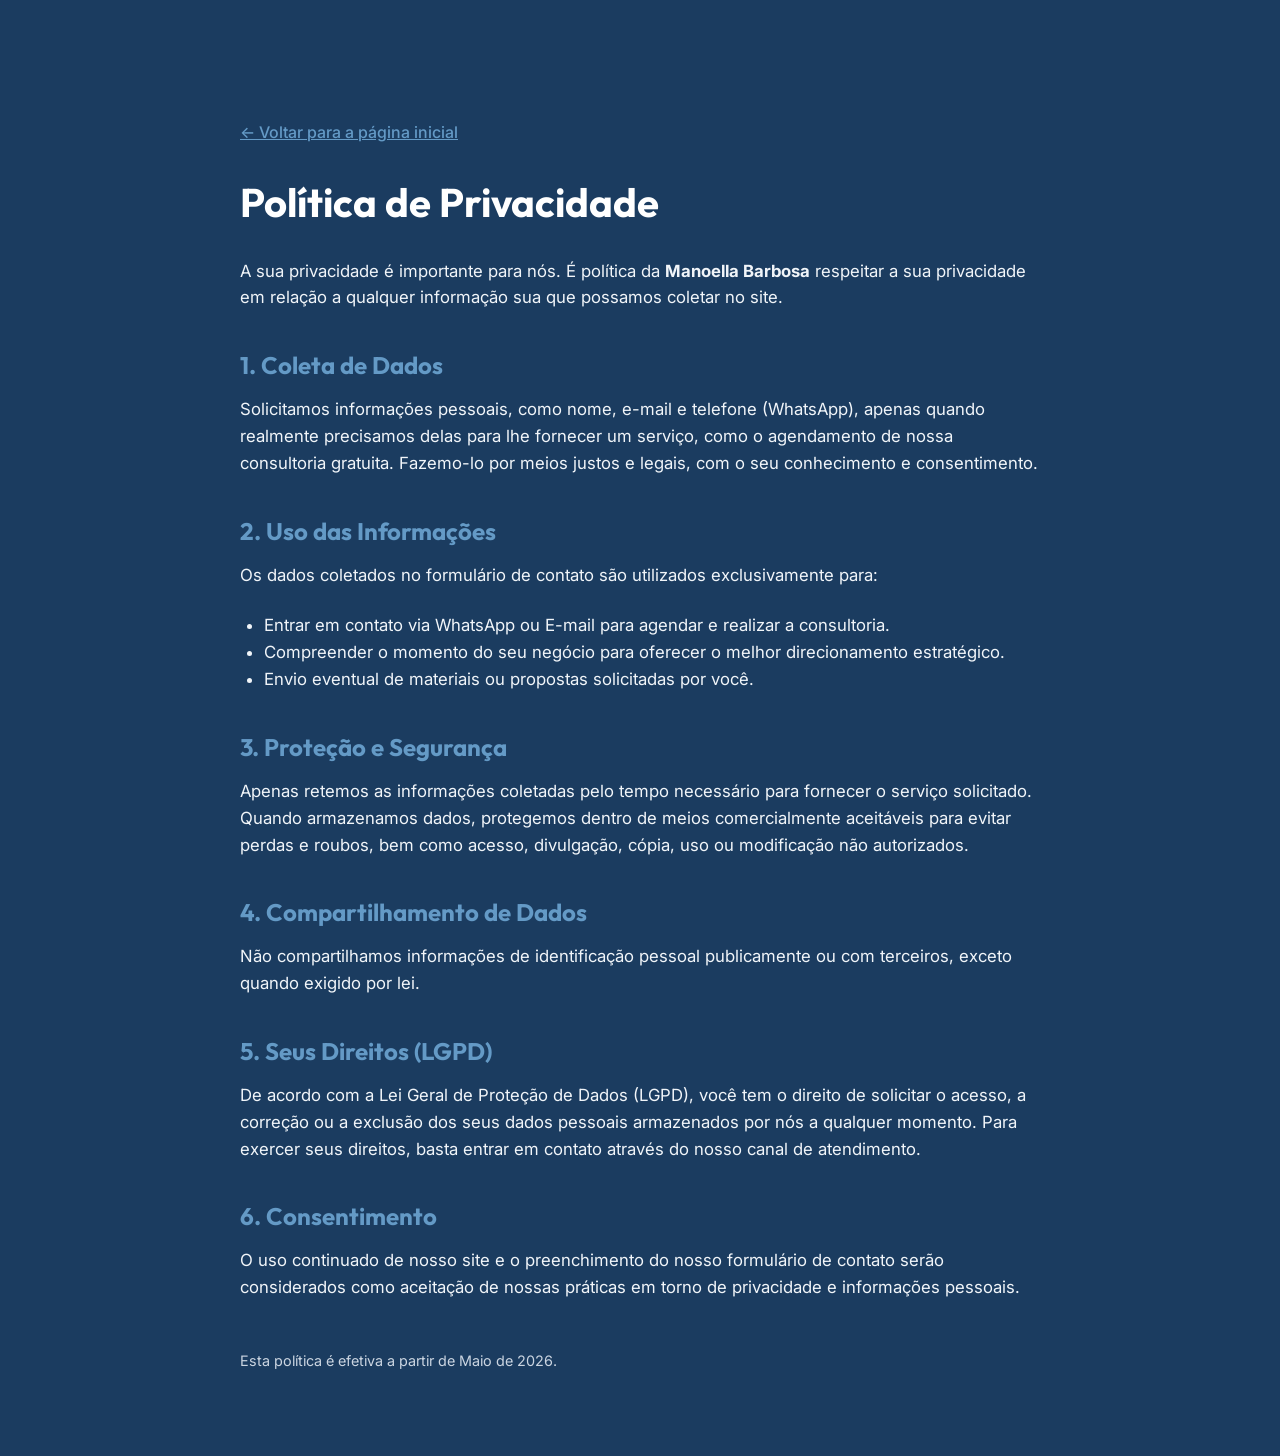
<file: politica-privacidade.html>
<!DOCTYPE html>
<html lang="pt-BR">
<head>
    <meta charset="UTF-8">
    <meta name="viewport" content="width=device-width, initial-scale=1.0">
    <title>Política de Privacidade | Manoella Barbosa</title>
    <meta name="robots" content="noindex, nofollow">
    
    <!-- Google Fonts -->
    <link rel="preconnect" href="https://fonts.googleapis.com">
    <link rel="preconnect" href="https://fonts.gstatic.com" crossorigin>
    <link href="https://fonts.googleapis.com/css2?family=Inter:wght@300;400;500;600&family=Outfit:wght@300;400;500;600;700&display=swap" rel="stylesheet">
    
    <!-- Custom CSS -->
    <link rel="stylesheet" href="css/styles.css">
    
    <style>
        .privacy-content {
            padding: 120px 0 60px;
            max-width: 800px;
            margin: 0 auto;
        }
        .privacy-content h1 {
            font-size: 2.5rem;
            margin-bottom: 2rem;
            color: var(--clr-white);
        }
        .privacy-content h2 {
            font-size: 1.5rem;
            margin-top: 2.5rem;
            margin-bottom: 1rem;
            color: var(--clr-secondary);
        }
        .privacy-content p, .privacy-content ul {
            margin-bottom: 1.5rem;
            color: var(--clr-text);
            font-size: 1.05rem;
        }
        .privacy-content ul {
            padding-left: 1.5rem;
        }
        .privacy-content a {
            color: var(--clr-secondary);
            text-decoration: underline;
        }
        .back-link {
            display: inline-block;
            margin-bottom: 2rem;
            font-weight: 500;
        }
    </style>
</head>
<body>

    <div class="container privacy-content">
        <a href="index.html" class="back-link">&larr; Voltar para a página inicial</a>
        
        <h1>Política de Privacidade</h1>
        
        <p>A sua privacidade é importante para nós. É política da <strong>Manoella Barbosa</strong> respeitar a sua privacidade em relação a qualquer informação sua que possamos coletar no site.</p>
        
        <h2>1. Coleta de Dados</h2>
        <p>Solicitamos informações pessoais, como nome, e-mail e telefone (WhatsApp), apenas quando realmente precisamos delas para lhe fornecer um serviço, como o agendamento de nossa consultoria gratuita. Fazemo-lo por meios justos e legais, com o seu conhecimento e consentimento.</p>
        
        <h2>2. Uso das Informações</h2>
        <p>Os dados coletados no formulário de contato são utilizados exclusivamente para:</p>
        <ul>
            <li>Entrar em contato via WhatsApp ou E-mail para agendar e realizar a consultoria.</li>
            <li>Compreender o momento do seu negócio para oferecer o melhor direcionamento estratégico.</li>
            <li>Envio eventual de materiais ou propostas solicitadas por você.</li>
        </ul>
        
        <h2>3. Proteção e Segurança</h2>
        <p>Apenas retemos as informações coletadas pelo tempo necessário para fornecer o serviço solicitado. Quando armazenamos dados, protegemos dentro de meios comercialmente aceitáveis para evitar perdas e roubos, bem como acesso, divulgação, cópia, uso ou modificação não autorizados.</p>
        
        <h2>4. Compartilhamento de Dados</h2>
        <p>Não compartilhamos informações de identificação pessoal publicamente ou com terceiros, exceto quando exigido por lei.</p>
        
        <h2>5. Seus Direitos (LGPD)</h2>
        <p>De acordo com a Lei Geral de Proteção de Dados (LGPD), você tem o direito de solicitar o acesso, a correção ou a exclusão dos seus dados pessoais armazenados por nós a qualquer momento. Para exercer seus direitos, basta entrar em contato através do nosso canal de atendimento.</p>
        
        <h2>6. Consentimento</h2>
        <p>O uso continuado de nosso site e o preenchimento do nosso formulário de contato serão considerados como aceitação de nossas práticas em torno de privacidade e informações pessoais.</p>
        
        <p style="margin-top: 3rem; font-size: 0.9rem; color: var(--clr-text-light);">Esta política é efetiva a partir de Maio de 2026.</p>
    </div>

</body>
</html>
</file>
<file: css/styles.css>
/* ==========================================================================
   Base & Variables (Dark Theme Premium)
   ========================================================================== */
   :root {
    /* Colors */
    --clr-primary: #ffffff; /* Títulos e elementos em destaque */
    --clr-secondary: #649ac6; /* Azure mais claro para contraste em fundo escuro */
    --clr-bg-main: #1b3c60; /* Fundo principal solicitado (Azure Escuro) */
    --clr-bg-light: #152d47; /* Fundo alternativo ligeiramente mais escuro para contraste */
    --clr-white: #ffffff;
    --clr-text: #f1f5f9; /* Texto claro principal */
    --clr-text-light: #cbd5e1; /* Texto secundário suave */
    
    /* Cards */
    --clr-card-bg: rgba(255, 255, 255, 0.04);
    --clr-card-border: rgba(255, 255, 255, 0.08);
    
    /* Typography */
    --font-heading: 'Outfit', sans-serif;
    --font-body: 'Inter', sans-serif;
    
    /* Layout */
    --max-width: 1200px;
    --spacing-sm: 1rem;
    --spacing-md: 2rem;
    --spacing-lg: 4rem;
    --spacing-xl: 6rem;
    
    /* Effects */
    --shadow-sm: 0 4px 6px -1px rgba(0, 0, 0, 0.2), 0 2px 4px -1px rgba(0, 0, 0, 0.1);
    --shadow-md: 0 10px 15px -3px rgba(0, 0, 0, 0.3), 0 4px 6px -2px rgba(0, 0, 0, 0.2);
    --shadow-lg: 0 20px 25px -5px rgba(0, 0, 0, 0.4), 0 10px 10px -5px rgba(0, 0, 0, 0.2);
    --radius-md: 12px;
    --radius-lg: 24px;
    
    /* Transitions */
    --transition-fast: 0.2s ease;
    --transition-base: 0.3s ease;
}

* {
    margin: 0;
    padding: 0;
    box-sizing: border-box;
}

html {
    scroll-behavior: smooth;
}

body {
    font-family: var(--font-body);
    color: var(--clr-text);
    background-color: var(--clr-bg-main);
    line-height: 1.6;
    overflow-x: hidden;
}

h1, h2, h3, h4, h5, h6 {
    font-family: var(--font-heading);
    color: var(--clr-primary);
    line-height: 1.2;
}

a {
    text-decoration: none;
    color: inherit;
    transition: var(--transition-fast);
}

img {
    max-width: 100%;
    height: auto;
    display: block;
}

.container {
    width: 100%;
    max-width: var(--max-width);
    margin: 0 auto;
    padding: 0 1.5rem;
}

.text-center {
    text-align: center;
}

.bg-light {
    background-color: var(--clr-bg-light);
}

/* ==========================================================================
   Buttons
   ========================================================================== */
.btn {
    display: inline-flex;
    align-items: center;
    justify-content: center;
    gap: 0.5rem;
    padding: 1rem 2rem;
    font-weight: 600;
    border-radius: var(--radius-md);
    cursor: pointer;
    transition: var(--transition-base);
    border: none;
    font-size: 1rem;
    font-family: var(--font-heading);
}

.btn-small {
    padding: 0.75rem 1.5rem;
    font-size: 0.95rem;
}

.btn-block {
    width: 100%;
}

.btn-primary {
    background-color: var(--clr-white);
    color: var(--clr-bg-main);
    box-shadow: var(--shadow-sm);
}

.btn-primary:hover {
    background-color: #e2e8f0;
    transform: translateY(-2px);
    box-shadow: var(--shadow-md);
}

/* ==========================================================================
   Layout Grids
   ========================================================================== */
section {
    padding: var(--spacing-xl) 0;
}

.section-header {
    margin-bottom: var(--spacing-lg);
    max-width: 700px;
    margin-left: auto;
    margin-right: auto;
}

.section-header h2 {
    font-size: 2.5rem;
    margin-bottom: 1rem;
}

.section-header p {
    font-size: 1.125rem;
    color: var(--clr-text-light);
}

.grid-2 { display: grid; grid-template-columns: repeat(2, 1fr); gap: 2rem; }
.grid-3 { display: grid; grid-template-columns: repeat(3, 1fr); gap: 2rem; }
.grid-4 { display: grid; grid-template-columns: repeat(4, 1fr); gap: 1.5rem; }

/* ==========================================================================
   Header / Nav
   ========================================================================== */
.header {
    position: fixed;
    top: 0;
    left: 0;
    width: 100%;
    background-color: rgba(27, 60, 96, 0.95);
    backdrop-filter: blur(10px);
    z-index: 1000;
    border-bottom: 1px solid var(--clr-card-border);
    transition: var(--transition-base);
}

.header-container {
    display: flex;
    justify-content: space-between;
    align-items: center;
    height: 80px;
}

.logo {
    font-family: var(--font-heading);
    font-size: 1.5rem;
    font-weight: 700;
    color: var(--clr-primary);
    letter-spacing: -0.5px;
}

.nav {
    display: flex;
    gap: 2rem;
}

.nav a {
    font-weight: 500;
    color: var(--clr-text-light);
    font-size: 0.95rem;
}

.nav a:hover {
    color: var(--clr-white);
}

/* ==========================================================================
   Hero Section
   ========================================================================== */
.hero {
    padding-top: 140px; /* Offset for fixed header */
    padding-bottom: var(--spacing-xl);
    background: radial-gradient(circle at top right, #244b76 0%, var(--clr-bg-main) 100%);
    min-height: 90vh;
    display: flex;
    align-items: center;
}

.hero-container {
    display: flex;
    align-items: center;
    gap: 4rem;
}

.hero-content {
    flex: 1;
}

.badge {
    display: inline-block;
    padding: 0.5rem 1rem;
    background-color: rgba(255, 255, 255, 0.1);
    color: var(--clr-white);
    border-radius: 50px;
    font-size: 0.875rem;
    font-weight: 600;
    margin-bottom: 1.5rem;
    text-transform: uppercase;
    letter-spacing: 1px;
    border: 1px solid rgba(255, 255, 255, 0.15);
}

.hero-content h1 {
    font-size: 3.5rem;
    margin-bottom: 1.5rem;
    letter-spacing: -1px;
}

.hero-content p {
    font-size: 1.25rem;
    color: var(--clr-text-light);
    margin-bottom: 2.5rem;
    max-width: 540px;
}

.hero-image-wrapper {
    flex: 1;
    position: relative;
    display: flex;
    justify-content: flex-end;
}

.image-decoration {
    position: absolute;
    width: 400px;
    height: 400px;
    background-color: var(--clr-secondary);
    opacity: 0.15;
    border-radius: 50%;
    top: 50%;
    left: 50%;
    transform: translate(-50%, -50%);
    z-index: 0;
    filter: blur(40px);
}

.hero-image {
    position: relative;
    z-index: 1;
    border-radius: var(--radius-lg);
    max-width: 450px;
    width: 100%;
    box-shadow: var(--shadow-xl);
    border: 4px solid rgba(255, 255, 255, 0.1);
    box-shadow: var(--shadow-lg);
}

/* ==========================================================================
   Cards (Diferenciais & Publico)
   ========================================================================== */
.card {
    background-color: var(--clr-card-bg);
    padding: 2.5rem;
    border-radius: var(--radius-md);
    box-shadow: var(--shadow-sm);
    transition: var(--transition-base);
    border: 1px solid var(--clr-card-border);
}

.card:hover {
    transform: translateY(-5px);
    box-shadow: var(--shadow-md);
    background-color: rgba(255, 255, 255, 0.06);
}

.icon-wrapper {
    width: 60px;
    height: 60px;
    background-color: rgba(255, 255, 255, 0.05);
    border-radius: 50%;
    display: flex;
    align-items: center;
    justify-content: center;
    margin-bottom: 1.5rem;
    color: var(--clr-secondary);
    font-size: 1.8rem;
    border: 1px solid var(--clr-card-border);
}

.card-diferencial h3 {
    margin-bottom: 1rem;
    font-size: 1.25rem;
}

.card-diferencial p, .card-publico p {
    color: var(--clr-text-light);
    font-size: 0.95rem;
}

.card-publico {
    text-align: center;
    padding: 2rem 1.5rem;
}

.card-publico i {
    font-size: 2.5rem;
    color: var(--clr-secondary);
    margin-bottom: 1rem;
    display: inline-block;
}

.card-publico h4 {
    margin-bottom: 0.75rem;
}

/* ==========================================================================
   Serviços
   ========================================================================== */
.servicos-list {
    row-gap: 3rem;
}

.servico-item {
    display: flex;
    gap: 1.5rem;
    align-items: flex-start;
}

.servico-item i {
    font-size: 2rem;
    color: var(--clr-secondary);
    flex-shrink: 0;
}

.servico-item h4 {
    font-size: 1.25rem;
    margin-bottom: 0.5rem;
}

.servico-item p {
    color: var(--clr-text-light);
}

/* ==========================================================================
   Ofertas
   ========================================================================== */
.card-oferta {
    display: flex;
    flex-direction: column;
    height: 100%;
}

.card-oferta.destaque {
    border: 1px solid var(--clr-secondary);
    position: relative;
    transform: scale(1.05);
    box-shadow: var(--shadow-lg);
    background-color: rgba(255, 255, 255, 0.06);
}

.card-oferta.destaque:hover {
    transform: scale(1.05) translateY(-5px);
}

.badge-destaque {
    position: absolute;
    top: -14px;
    left: 50%;
    transform: translateX(-50%);
    background-color: var(--clr-secondary);
    color: var(--clr-white);
    padding: 0.25rem 1rem;
    border-radius: 20px;
    font-size: 0.85rem;
    font-weight: 600;
    letter-spacing: 0.5px;
}

.oferta-header {
    margin-bottom: 1rem;
    padding-bottom: 1.5rem;
    border-bottom: 1px solid var(--clr-card-border);
}

.oferta-desc {
    color: var(--clr-text-light);
    font-size: 0.95rem;
    margin-bottom: 2rem;
    flex-grow: 1;
}

.oferta-features {
    list-style: none;
    margin-bottom: 2rem;
}

.oferta-features li {
    display: flex;
    align-items: center;
    gap: 0.75rem;
    margin-bottom: 0.75rem;
    font-size: 0.95rem;
    color: var(--clr-text);
}

.oferta-features i {
    color: var(--clr-secondary);
    font-weight: bold;
}

/* ==========================================================================
   Prova Social (Carrossel)
   ========================================================================== */
.carousel-container {
    position: relative;
    max-width: 800px;
    margin: 0 auto;
    overflow: hidden;
    padding: 1rem 0;
}

.carousel-track {
    display: flex;
    transition: transform 0.5s ease;
}

.carousel-slide {
    min-width: 100%;
    padding: 0 1rem;
}

.depoimento-card {
    background-color: var(--clr-card-bg);
    padding: 3rem;
    border-radius: var(--radius-lg);
    box-shadow: var(--shadow-sm);
    text-align: center;
    border: 1px solid var(--clr-card-border);
}

.rating {
    color: #f59e0b;
    margin-bottom: 1.5rem;
    font-size: 1.25rem;
}

.depoimento-text {
    font-size: 1.25rem;
    font-style: italic;
    color: var(--clr-text);
    margin-bottom: 1.5rem;
    line-height: 1.8;
}

.depoimento-author-info {
    display: flex;
    align-items: center;
    justify-content: center;
    gap: 1rem;
}

.avatar {
    width: 50px;
    height: 50px;
    border-radius: 50%;
    object-fit: cover;
    border: 2px solid var(--clr-secondary);
}

.depoimento-author {
    font-weight: 600;
    color: var(--clr-white);
    font-family: var(--font-heading);
    margin-bottom: 0;
}

.carousel-controls {
    display: flex;
    justify-content: center;
    gap: 1rem;
    margin-top: 2rem;
}

.carousel-btn {
    width: 44px;
    height: 44px;
    border-radius: 50%;
    border: 1px solid var(--clr-card-border);
    background-color: rgba(255, 255, 255, 0.05);
    color: var(--clr-white);
    font-size: 1.25rem;
    display: flex;
    align-items: center;
    justify-content: center;
    cursor: pointer;
    box-shadow: var(--shadow-sm);
    transition: var(--transition-base);
}

.carousel-btn:hover {
    background-color: var(--clr-white);
    color: var(--clr-bg-main);
}

/* ==========================================================================
   Contato / Formulário
   ========================================================================== */
.contato {
    padding: var(--spacing-xl) 0;
}

.contato-container {
    display: flex;
    gap: 4rem;
    align-items: center; /* Centraliza em relação ao form */
}

.contato-info {
    flex: 1;
}

.contato-info h2 {
    font-size: 2.5rem;
    margin-bottom: 1.5rem;
}

.contato-info p {
    font-size: 1.125rem;
    color: var(--clr-text-light);
    margin-bottom: 2rem;
}

.contato-form {
    flex: 1;
    background-color: var(--clr-card-bg);
    padding: 3rem;
    border-radius: var(--radius-lg);
    box-shadow: var(--shadow-lg);
    border: 1px solid var(--clr-card-border);
}

.form-group {
    margin-bottom: 1.5rem;
}

.form-group label {
    display: block;
    margin-bottom: 0.5rem;
    font-weight: 500;
    color: var(--clr-white);
    font-size: 0.95rem;
}

.form-group input,
.form-group select,
.form-group textarea {
    width: 100%;
    padding: 0.875rem 1rem;
    border: 1px solid rgba(255, 255, 255, 0.15);
    border-radius: var(--radius-md);
    font-family: inherit;
    font-size: 1rem;
    transition: var(--transition-fast);
    background-color: rgba(255, 255, 255, 0.05);
    color: var(--clr-white);
}

.form-group input::placeholder,
.form-group textarea::placeholder {
    color: rgba(255, 255, 255, 0.4);
}

.form-group input:focus,
.form-group select:focus,
.form-group textarea:focus {
    outline: none;
    border-color: var(--clr-secondary);
    box-shadow: 0 0 0 3px rgba(100, 154, 198, 0.2);
    background-color: rgba(255, 255, 255, 0.1);
}

/* Fix for select options text color in dark mode */
.form-group select option {
    background-color: var(--clr-bg-main);
    color: var(--clr-white);
}

.form-note {
    margin-top: 1rem;
    font-size: 0.85rem;
    color: var(--clr-text-light);
    text-align: center;
    display: flex;
    align-items: center;
    justify-content: center;
    gap: 0.5rem;
}

/* ==========================================================================
   FAQ
   ========================================================================== */
.faq-container {
    max-width: 800px;
}

.accordion-item {
    background-color: var(--clr-card-bg);
    border-radius: var(--radius-md);
    margin-bottom: 1rem;
    box-shadow: var(--shadow-sm);
    overflow: hidden;
    border: 1px solid var(--clr-card-border);
}

.accordion-header {
    width: 100%;
    text-align: left;
    padding: 1.5rem;
    background: none;
    border: none;
    font-family: var(--font-heading);
    font-size: 1.125rem;
    font-weight: 600;
    color: var(--clr-white);
    cursor: pointer;
    display: flex;
    justify-content: space-between;
    align-items: center;
}

.accordion-header i {
    transition: transform 0.3s ease;
    color: var(--clr-secondary);
}

.accordion-item.active .accordion-header i {
    transform: rotate(180deg);
}

.accordion-content {
    max-height: 0;
    overflow: hidden;
    transition: max-height 0.3s ease;
    padding: 0 1.5rem;
}

.accordion-item.active .accordion-content {
    max-height: 200px;
    padding-bottom: 1.5rem;
}

.accordion-content p {
    color: var(--clr-text-light);
}

/* ==========================================================================
   Footer
   ========================================================================== */
.footer {
    background-color: #122840; /* Ligeiramente mais escuro que o bg-main */
    color: var(--clr-text-light);
    padding: var(--spacing-lg) 0 2rem;
    border-top: 1px solid var(--clr-card-border);
}

.footer-content {
    display: grid;
    grid-template-columns: 2fr 1fr 1fr;
    gap: 4rem;
    margin-bottom: 3rem;
}

.footer-brand h3 {
    color: var(--clr-white);
    font-size: 1.5rem;
    margin-bottom: 1rem;
}

.footer-brand p {
    color: #94a3b8;
    max-width: 300px;
}

.footer h4 {
    color: var(--clr-white);
    font-size: 1.125rem;
    margin-bottom: 1.5rem;
}

.footer-links {
    display: flex;
    flex-direction: column;
    gap: 0.75rem;
}

.footer-links a {
    color: #94a3b8;
}

.footer-links a:hover {
    color: var(--clr-white);
}

.social-icons {
    display: flex;
    gap: 1rem;
}

.social-icons a {
    width: 40px;
    height: 40px;
    background-color: rgba(255, 255, 255, 0.05);
    border: 1px solid var(--clr-card-border);
    display: flex;
    align-items: center;
    justify-content: center;
    border-radius: 50%;
    font-size: 1.25rem;
}

.social-icons a:hover {
    background-color: var(--clr-secondary);
    color: var(--clr-white);
    border-color: var(--clr-secondary);
}

.footer-bottom {
    text-align: center;
    padding-top: 2rem;
    border-top: 1px solid rgba(255, 255, 255, 0.05);
    color: #94a3b8;
    font-size: 0.875rem;
}

/* ==========================================================================
   Responsive
   ========================================================================== */
@media (max-width: 1024px) {
    .hero-container, .contato-container {
        gap: 2rem;
    }
    
    .hero-content h1 {
        font-size: 3rem;
    }
}

@media (max-width: 768px) {
    .nav {
        display: none;
    }
    
    .hero-container {
        flex-direction: column;
        text-align: center;
        padding-top: 2rem;
    }
    
    .hero-content p {
        margin: 0 auto 2rem;
    }
    
    .hero-image-wrapper {
        justify-content: center;
        margin-top: 2rem;
    }
    
    .grid-2, .grid-3, .grid-4 {
        grid-template-columns: 1fr;
    }
    
    .card-oferta.destaque {
        transform: scale(1);
    }
    .card-oferta.destaque:hover {
        transform: translateY(-5px);
    }
    
    .contato-container {
        flex-direction: column;
    }
    
    .footer-content {
        grid-template-columns: 1fr;
        gap: 2rem;
    }
}
</file>
